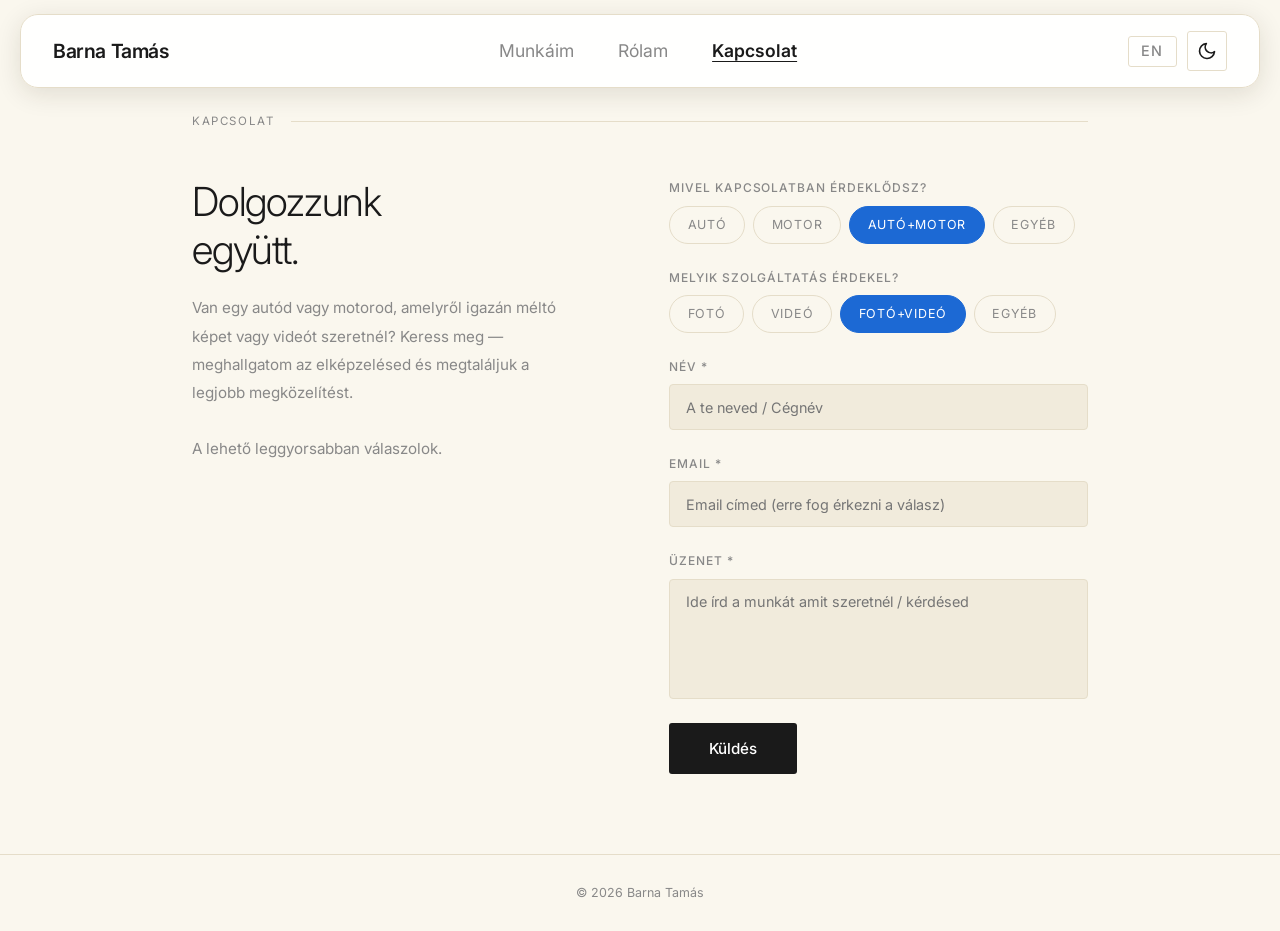
<file: kapcsolat.html>
<!DOCTYPE html>
<html lang="hu">
<head>
  <meta charset="UTF-8" />
  <meta name="viewport" content="width=device-width, initial-scale=1.0" />
  <title>Kapcsolat — Barna Tamás</title>
  <link href="https://fonts.googleapis.com/css2?family=Inter:wght@300;400;500;600&display=swap" rel="stylesheet" />
  <link rel="stylesheet" href="style.css" />
  <script>if(localStorage.getItem('theme')==='dark')document.documentElement.classList.add('dark');</script>
  <style>
    .contact-wrap {
      display: grid;
      grid-template-columns: 1fr 1.1fr;
      gap: 6rem;
      align-items: start;
    }

    .contact-intro h2 {
      font-size: 2.5rem;
      font-weight: 300;
      letter-spacing: -0.03em;
      line-height: 1.2;
      margin-bottom: 1.25rem;
    }

    .contact-intro p {
      color: var(--muted);
      font-size: 0.95rem;
      line-height: 1.85;
      margin-bottom: 2.5rem;
    }

    .contact-socials {
      display: flex;
      flex-direction: column;
      gap: 0;
    }

    .social-link {
      display: flex;
      align-items: center;
      justify-content: space-between;
      text-decoration: none;
      color: var(--text);
      font-size: 0.9rem;
      font-weight: 500;
      padding: 1rem 0;
      border-bottom: 1px solid var(--border);
      transition: opacity 0.2s;
    }

    .social-link:first-child { border-top: 1px solid var(--border); }
    .social-link:hover { opacity: 0.45; }
    .social-link span { color: var(--muted); font-size: 0.8rem; font-weight: 400; }

    /* ── FORM ── */
    .contact-form {
      display: flex;
      flex-direction: column;
      gap: 1.5rem;
    }

    .form-group {
      display: flex;
      flex-direction: column;
      gap: 0.5rem;
    }

    .form-group label {
      font-size: 0.75rem;
      letter-spacing: 0.08em;
      text-transform: uppercase;
      color: var(--muted);
      font-weight: 500;
    }

    .form-group input,
    .form-group textarea {
      font-family: 'Inter', sans-serif;
      font-size: 0.9rem;
      padding: 0.85rem 1rem;
      border: 1px solid var(--border);
      border-radius: 4px;
      background: var(--surface);
      color: var(--text);
      transition: border-color 0.2s;
      outline: none;
      resize: none;
    }

    .form-group input:focus,
    .form-group textarea:focus {
      border-color: var(--text);
    }

    .form-group textarea { min-height: 120px; }

    /* ── KATEGÓRIA CHIPEK ── */
    .chip-label {
      font-size: 0.75rem;
      letter-spacing: 0.08em;
      text-transform: uppercase;
      color: var(--muted);
      font-weight: 500;
      margin-bottom: 0.5rem;
      display: block;
    }

    .chips {
      display: flex;
      gap: 0.5rem;
      flex-wrap: wrap;
    }

    .chips input[type="radio"] { display: none; }

    .chips label {
      font-family: 'Inter', sans-serif;
      font-size: 0.78rem;
      letter-spacing: 0.06em;
      text-transform: uppercase;
      padding: 0.5rem 1.1rem;
      border: 1px solid var(--border);
      border-radius: 100px;
      color: var(--muted);
      cursor: pointer;
      transition: all 0.2s;
      user-select: none;
    }

    .chips input[type="radio"]:checked + label {
      background: var(--accent);
      color: #ffffff;
      border-color: var(--accent);
    }

    .chips label:hover { color: var(--accent); border-color: var(--accent); }

    /* ── SUBMIT ── */
    .btn-submit {
      display: inline-block;
      padding: 1rem 2.5rem;
      background: var(--text);
      color: #ffffff;
      font-family: 'Inter', sans-serif;
      font-size: 0.95rem;
      font-weight: 500;
      border: none;
      border-radius: 3px;
      cursor: pointer;
      transition: opacity 0.2s;
      align-self: flex-start;
    }

    .btn-submit:hover { opacity: 0.75; }

    /* success message */
    .form-success {
      display: none;
      padding: 1rem 1.25rem;
      background: #f0faf0;
      border: 1px solid #c3e6cb;
      border-radius: 4px;
      font-size: 0.9rem;
      color: #2d6a4f;
    }

    @media (max-width: 768px) {
      .contact-wrap { grid-template-columns: 1fr; gap: 3rem; }
      .contact-intro h2 { font-size: 1.75rem; }
    }
  </style>
</head>
<body>

  <nav>
    <a href="index.html" class="logo">Barna Tamás</a>
    <ul>
      <li><a href="munkak.html" data-i18n="nav-munkak">Munkáim</a></li>
      <li><a href="rolam.html" data-i18n="nav-rolam">Rólam</a></li>
      <li><a href="kapcsolat.html" class="active" data-i18n="nav-kapcsolat">Kapcsolat</a></li>
    </ul>
    <div class="nav-controls">
      <button class="lang-btn" id="langToggle">EN</button>
      <button class="theme-btn" id="themeToggle" aria-label="Téma váltás"></button>
      <button class="hamburger-btn" id="hamburgerToggle" aria-label="Menü">
        <svg width="20" height="20" viewBox="0 0 24 24" fill="none" stroke="currentColor" stroke-width="2" stroke-linecap="round"><line x1="3" y1="6" x2="21" y2="6"/><line x1="3" y1="12" x2="21" y2="12"/><line x1="3" y1="18" x2="21" y2="18"/></svg>
      </button>
    </div>
  </nav>

  <div class="page-content">
    <p class="section-label" data-i18n="kapcsolat-label">Kapcsolat</p>

    <div class="contact-wrap">

      <!-- BAL: intro -->
      <div class="contact-intro">
        <h2 data-i18n="kapcsolat-title">Dolgozzunk<br>együtt.</h2>
        <p data-i18n="kapcsolat-intro">Van egy autód vagy motorod, amelyről igazán méltó képet vagy videót szeretnél? Keress meg — meghallgatom az elképzelésed és megtaláljuk a legjobb megközelítést.<br><br>A lehető leggyorsabban válaszolok.</p>
      </div>

      <!-- JOBB: form -->
      <div>
        <form class="contact-form" name="contact" method="POST" data-netlify="true" id="contactForm">
          <input type="hidden" name="form-name" value="contact" />

          <!-- 1. sor: Jármű -->
          <div>
            <span class="chip-label" data-i18n="chip-label">Mivel kapcsolatban érdeklődsz?</span>
            <div class="chips">
              <input type="radio" name="jarmu" id="k-auto" value="Autó">
              <label for="k-auto" data-i18n="chip-auto">Autó</label>

              <input type="radio" name="jarmu" id="k-motor" value="Motor">
              <label for="k-motor" data-i18n="chip-motor">Motor</label>

              <input type="radio" name="jarmu" id="k-auto-motor" value="Autó+Motor" checked>
              <label for="k-auto-motor" data-i18n="chip-auto-motor">Autó+Motor</label>

              <input type="radio" name="jarmu" id="k-egyeb" value="Egyéb">
              <label for="k-egyeb" data-i18n="chip-egyeb">Egyéb</label>
            </div>
          </div>

          <!-- 2. sor: Szolgáltatás -->
          <div>
            <span class="chip-label" data-i18n="chip-label-szolg">Melyik szolgáltatás érdekel?</span>
            <div class="chips">
              <input type="radio" name="szolgaltatas" id="k-foto" value="Fotó">
              <label for="k-foto" data-i18n="chip-foto">Fotó</label>

              <input type="radio" name="szolgaltatas" id="k-video" value="Videó">
              <label for="k-video" data-i18n="chip-video">Videó</label>

              <input type="radio" name="szolgaltatas" id="k-foto-video" value="Fotó+Videó" checked>
              <label for="k-foto-video" data-i18n="chip-foto-video">Fotó+Videó</label>

              <input type="radio" name="szolgaltatas" id="k-szolg-egyeb" value="Egyéb">
              <label for="k-szolg-egyeb" data-i18n="chip-szolg-egyeb">Egyéb</label>
            </div>
          </div>

          <div class="form-group">
            <label for="nev" data-i18n="label-nev">Név *</label>
            <input type="text" id="nev" name="nev" placeholder="A te neved / Cégnév" data-i18n-placeholder="placeholder-nev" required />
          </div>

          <div class="form-group">
            <label for="email" data-i18n="label-email">Email *</label>
            <input type="email" id="email" name="email" placeholder="Email címed (erre fog érkezni a válasz)" data-i18n-placeholder="placeholder-email" required />
          </div>

          <div class="form-group">
            <label for="uzenet" data-i18n="label-uzenet">Üzenet *</label>
            <textarea id="uzenet" name="uzenet" placeholder="Ide írd a munkát amit szeretnél / kérdésed" data-i18n-placeholder="placeholder-uzenet" required></textarea>
          </div>

          <div class="form-success" id="formSuccess" data-i18n="form-success">
            Köszönöm az üzeneted — hamarosan jelentkezem!
          </div>

          <button type="submit" class="btn-submit" data-i18n="btn-kuldes">Küldés</button>
        </form>
      </div>

    </div>
  </div>

  <footer>© 2026 Barna Tamás</footer>

  <script src="main.js"></script>
  <script>
    // AJAX-alapú form submit — nem navigál el, success message in-page
    document.getElementById('contactForm').addEventListener('submit', async function(e) {
      e.preventDefault();
      const form = this;
      const success = document.getElementById('formSuccess');
      const isLocal = location.protocol === 'file:' || location.hostname === 'localhost' || location.hostname === '127.0.0.1';

      if (isLocal) {
        // Helyi teszt: csak kiírjuk hogy sikerült
        success.style.display = 'block';
        form.reset();
        return;
      }

      // Netlify: POST-olunk AJAX-szal, majd success message
      const formData = new FormData(form);
      try {
        const response = await fetch('/', {
          method: 'POST',
          headers: { 'Content-Type': 'application/x-www-form-urlencoded' },
          body: new URLSearchParams(formData).toString(),
        });
        const bodyText = await response.text();
        console.log('Netlify form response:', response.status, bodyText.slice(0, 500));
        if (response.ok) {
          success.style.display = 'block';
          form.reset();
        } else {
          alert('Nem sikerült elküldeni (HTTP ' + response.status + '). Írj közvetlenül: tomi.barna1@gmail.com');
        }
      } catch (err) {
        console.error('Form submit error:', err);
        alert('Hálózati hiba: ' + err.message + '. Írj közvetlenül: tomi.barna1@gmail.com');
      }
    });
  </script>
</body>
</html>
</file>
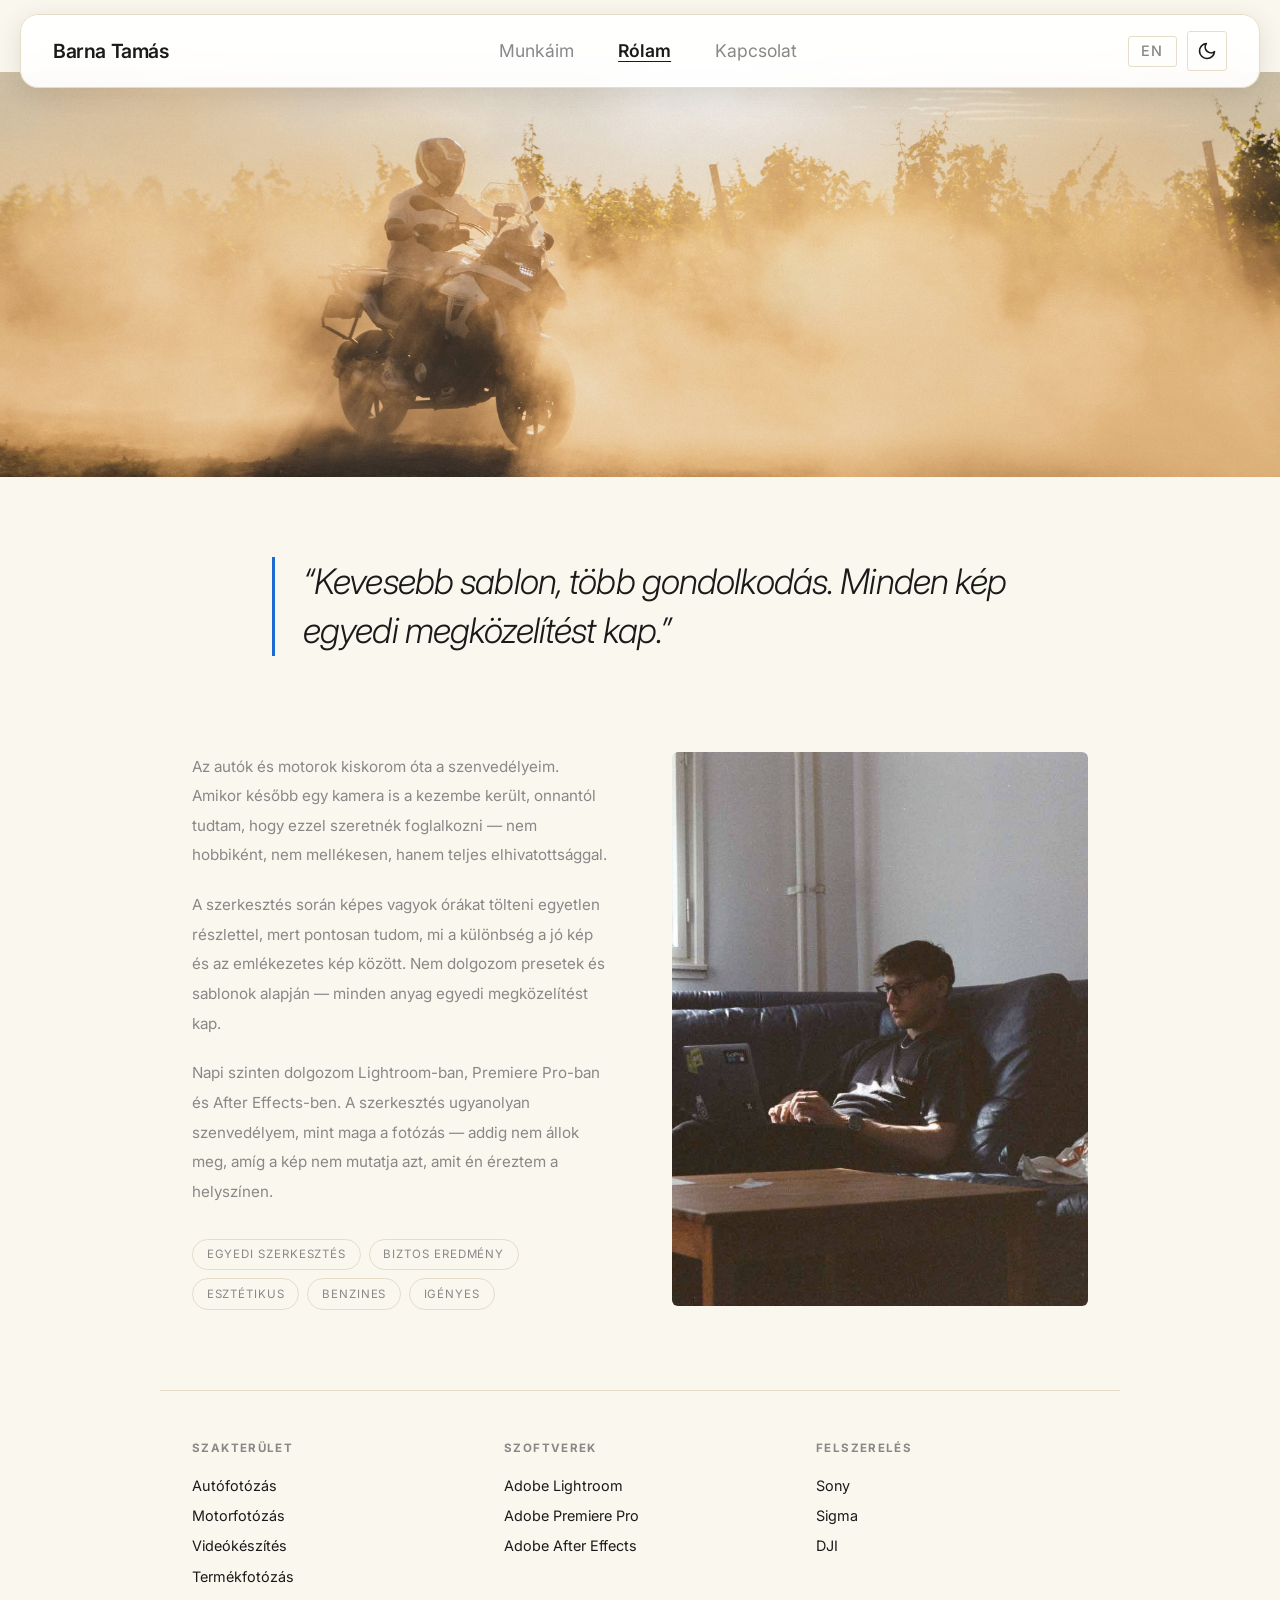
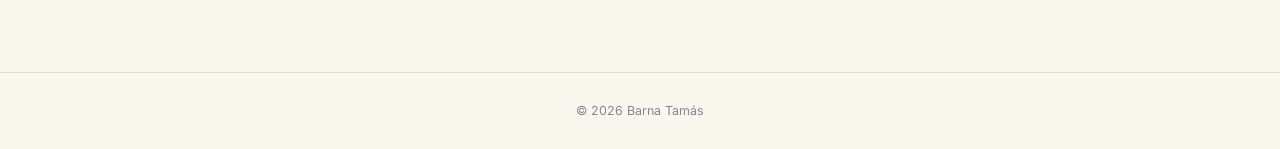
<file: rolam.html>
<!DOCTYPE html>
<html lang="hu">
<head>
  <meta charset="UTF-8" />
  <meta name="viewport" content="width=device-width, initial-scale=1.0" />
  <title>Rólam — Barna Tamás</title>
  <link href="https://fonts.googleapis.com/css2?family=Inter:wght@300;400;500;600&display=swap" rel="stylesheet" />
  <link rel="stylesheet" href="style.css" />
  <script>if(localStorage.getItem('theme')==='dark')document.documentElement.classList.add('dark');</script>
  <style>
    /* ── MOTO HERO ── */
    .moto-hero {
      margin-top: 72px;
      width: 100%;
      height: 45vh;
      overflow: hidden;
      position: relative;
    }

    .moto-hero img {
      width: 100%;
      height: 100%;
      object-fit: cover;
      object-position: center 50%;
      display: block;
      filter: brightness(0.95);
    }

    .moto-hero-text {
      position: absolute;
      bottom: 2.5rem;
      left: 3rem;
      color: rgba(255,255,255,0.5);
      font-size: 0.72rem;
      letter-spacing: 0.14em;
      text-transform: uppercase;
    }

    /* ── QUOTE ── */
    .about-quote {
      max-width: 800px;
      margin: 0 auto;
      padding: 5rem 2rem 3rem;
    }

    .about-quote blockquote {
      font-size: clamp(1.4rem, 3vw, 2.2rem);
      font-weight: 300;
      font-style: italic;
      letter-spacing: -0.025em;
      line-height: 1.4;
      color: var(--text);
      border-left: 3px solid var(--accent);
      padding-left: 1.75rem;
    }

    /* ── MAIN GRID ── */
    .about-main {
      max-width: 960px;
      margin: 0 auto;
      padding: 3rem 2rem 5rem;
      display: grid;
      grid-template-columns: 1fr 1fr;
      gap: 4rem;
      align-items: start;
    }

    .about-text p {
      color: var(--muted);
      font-size: 0.95rem;
      line-height: 1.95;
      margin-bottom: 1.25rem;
    }

    .about-text p:last-of-type { margin-bottom: 0; }

    .about-photo {
      border-radius: 6px;
      overflow: hidden;
      aspect-ratio: 3/4;
      position: sticky;
      top: 90px;
    }

    .about-photo img {
      width: 100%;
      height: 100%;
      object-fit: cover;
      display: block;
    }

    /* ── DIVIDER ── */
    .about-divider {
      height: 1px;
      background: var(--border);
      max-width: 960px;
      margin: 0 auto 3rem;
    }

    /* ── SPECS ── */
    .about-specs {
      max-width: 960px;
      margin: 0 auto;
      padding: 0 2rem 5rem;
      display: grid;
      grid-template-columns: repeat(3, 1fr);
      gap: 2.5rem;
    }

    .spec-block h3 {
      font-size: 0.72rem;
      letter-spacing: 0.12em;
      text-transform: uppercase;
      color: var(--muted);
      margin-bottom: 0.85rem;
    }

    .spec-block ul {
      list-style: none;
      font-size: 0.9rem;
      line-height: 2.1;
    }

    .tags {
      display: flex;
      flex-wrap: wrap;
      gap: 0.5rem;
      margin-top: 2rem;
    }

    .tag {
      font-size: 0.72rem;
      letter-spacing: 0.08em;
      text-transform: uppercase;
      padding: 0.35rem 0.85rem;
      border: 1px solid var(--border);
      border-radius: 100px;
      color: var(--muted);
    }

    @media (max-width: 640px) {
      .about-main { grid-template-columns: 1fr; }
      .about-photo { position: static; aspect-ratio: 4/3; }
      .about-specs { grid-template-columns: 1fr 1fr; }
      .moto-hero { height: 45vw; }
    }
  </style>
</head>
<body>

  <nav>
    <a href="index.html" class="logo">Barna Tamás</a>
    <ul>
      <li><a href="munkak.html" data-i18n="nav-munkak">Munkáim</a></li>
      <li><a href="rolam.html" class="active" data-i18n="nav-rolam">Rólam</a></li>
      <li><a href="kapcsolat.html" data-i18n="nav-kapcsolat">Kapcsolat</a></li>
    </ul>
    <div class="nav-controls">
      <button class="lang-btn" id="langToggle">EN</button>
      <button class="theme-btn" id="themeToggle" aria-label="Téma váltás"></button>
      <button class="hamburger-btn" id="hamburgerToggle" aria-label="Menü">
        <svg width="20" height="20" viewBox="0 0 24 24" fill="none" stroke="currentColor" stroke-width="2" stroke-linecap="round"><line x1="3" y1="6" x2="21" y2="6"/><line x1="3" y1="12" x2="21" y2="12"/><line x1="3" y1="18" x2="21" y2="18"/></svg>
      </button>
    </div>
  </nav>

  <!-- MOTO HERO -->
  <div class="moto-hero">
    <img src="images/moto-dust.jpg" alt="Motorozás" />
    <span class="moto-hero-text" data-i18n="moto-caption">Budapest, éjjel</span>
  </div>

  <!-- QUOTE -->
  <div class="about-quote">
    <blockquote>
      <span data-i18n="rolam-quote">&ldquo;Kevesebb sablon, több gondolkodás. Minden kép egyedi megközelítést kap.&rdquo;</span>
    </blockquote>
  </div>

  <!-- MAIN GRID: szöveg + laptop fotó -->
  <div class="about-main">
    <div class="about-text">
      <p data-i18n="about-p1">Az autók és motorok kiskorom óta a szenvedélyeim. Amikor később egy kamera is a kezembe került, onnantól tudtam, hogy ezzel szeretnék foglalkozni — nem hobbiként, nem mellékesen, hanem teljes elhivatottsággal.</p>
      <p data-i18n="about-p2">A szerkesztés során képes vagyok órákat tölteni egyetlen részlettel, mert pontosan tudom, mi a különbség a jó kép és az emlékezetes kép között. Nem dolgozom presetek és sablonok alapján — minden anyag egyedi megközelítést kap.</p>
      <p data-i18n="about-p3">Napi szinten dolgozom Lightroom-ban, Premiere Pro-ban és After Effects-ben. A szerkesztés ugyanolyan szenvedélyem, mint maga a fotózás — addig nem állok meg, amíg a kép nem mutatja azt, amit én éreztem a helyszínen.</p>

      <div class="tags">
        <span class="tag" data-i18n="tag-egyedi">Egyedi szerkesztés</span>
        <span class="tag" data-i18n="tag-biztos">Biztos eredmény</span>
        <span class="tag" data-i18n="tag-esztetikus">Esztétikus</span>
        <span class="tag" data-i18n="tag-benzines">Benzines</span>
        <span class="tag" data-i18n="tag-igenyes">Igényes</span>
      </div>
    </div>

    <div class="about-photo">
      <img src="images/editing-laptop-right.jpg" alt="Szerkesztés közben" />
    </div>
  </div>

  <div class="about-divider"></div>

  <!-- SPECS -->
  <div class="about-specs">
    <div class="spec-block">
      <h3 data-i18n="spec-szak-title">Szakterület</h3>
      <ul>
        <li data-i18n="spec-szak-1">Autófotózás</li>
        <li data-i18n="spec-szak-2">Motorfotózás</li>
        <li data-i18n="spec-szak-3">Videókészítés</li>
        <li data-i18n="spec-szak-5">Termékfotózás</li>
      </ul>
    </div>
    <div class="spec-block">
      <h3 data-i18n="spec-sw-title">Szoftverek</h3>
      <ul>
        <li>Adobe Lightroom</li>
        <li>Adobe Premiere Pro</li>
        <li>Adobe After Effects</li>
      </ul>
    </div>
    <div class="spec-block">
      <h3 data-i18n="spec-gear-title">Felszerelés</h3>
      <ul>
        <li>Sony</li>
        <li>Sigma</li>
        <li>DJI</li>
      </ul>
    </div>
  </div>

  <footer>© 2026 Barna Tamás</footer>

  <script src="main.js"></script>
</body>
</html>
</file>
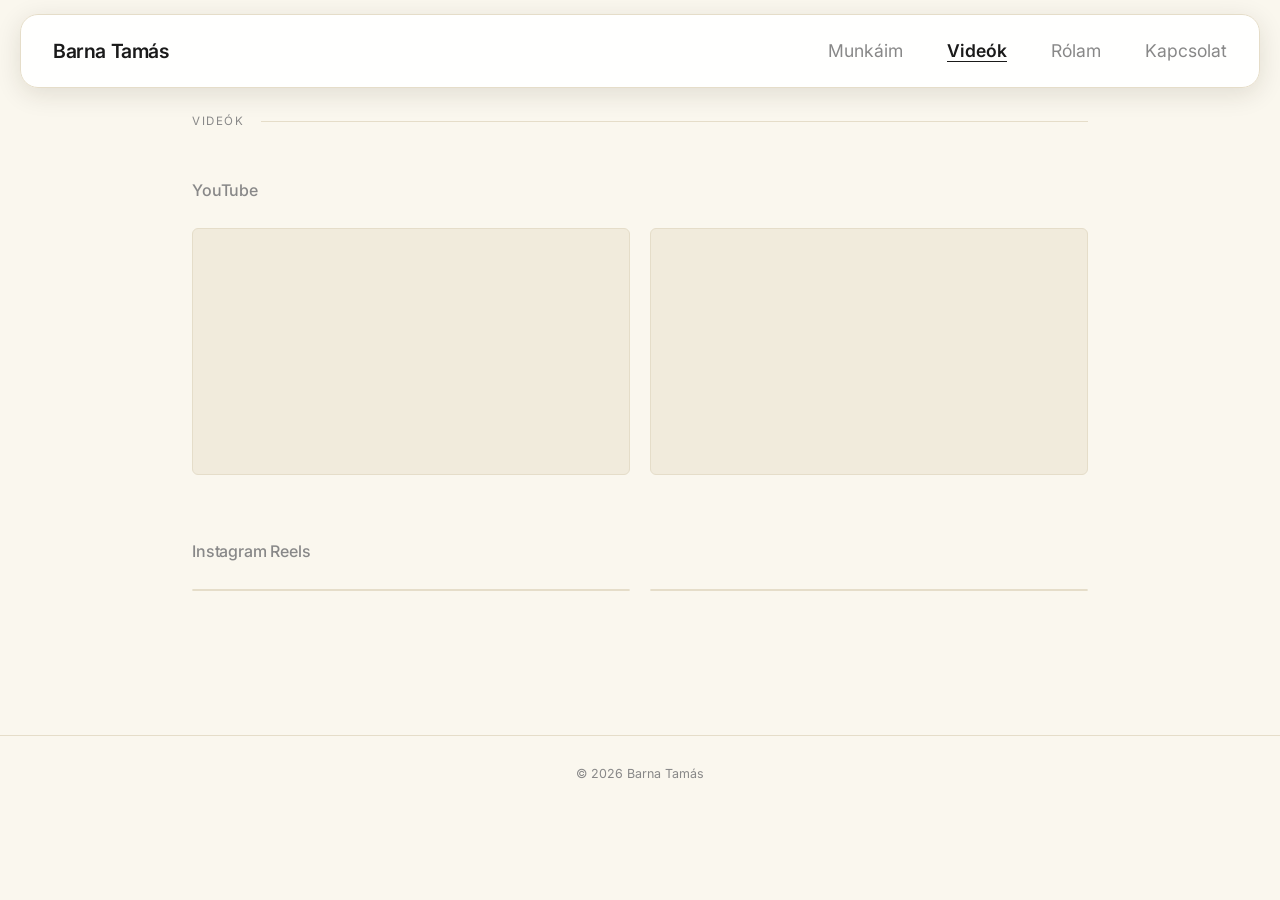
<file: videok.html>
<!DOCTYPE html>
<html lang="hu">
<head>
  <meta charset="UTF-8" />
  <meta name="viewport" content="width=device-width, initial-scale=1.0" />
  <title>Videók — Barna Tamás</title>
  <link href="https://fonts.googleapis.com/css2?family=Inter:wght@300;400;500;600&display=swap" rel="stylesheet" />
  <link rel="stylesheet" href="style.css" />
  <style>
    .video-section { margin-bottom: 4rem; }

    .video-section h2 {
      font-size: 1rem;
      font-weight: 500;
      letter-spacing: -0.01em;
      margin-bottom: 1.5rem;
      color: var(--muted);
    }

    .videos-grid {
      display: grid;
      grid-template-columns: 1fr 1fr;
      gap: 1.25rem;
    }

    .video-item {
      background: var(--surface);
      border: 1px solid var(--border);
      border-radius: 6px;
      overflow: hidden;
    }

    .video-item iframe {
      width: 100%;
      aspect-ratio: 16/9;
      display: block;
      border: none;
    }

    .reels-grid {
      display: grid;
      grid-template-columns: 1fr 1fr;
      gap: 1.25rem;
    }

    .reel-item {
      background: var(--surface);
      border: 1px solid var(--border);
      border-radius: 6px;
      overflow: hidden;
      display: flex;
      justify-content: center;
    }

    .reel-item blockquote {
      margin: 0 !important;
      min-width: unset !important;
      width: 100% !important;
    }

    @media (max-width: 640px) {
      .videos-grid, .reels-grid { grid-template-columns: 1fr; }
    }
  </style>
</head>
<body>

  <nav>
    <a href="index.html" class="logo">Barna Tamás</a>
    <ul>
      <li><a href="munkak.html">Munkáim</a></li>
      <li><a href="videok.html" class="active">Videók</a></li>
      <li><a href="rolam.html">Rólam</a></li>
      <li><a href="kapcsolat.html">Kapcsolat</a></li>
    </ul>
  </nav>

  <div class="page-content">
    <p class="section-label">Videók</p>

    <div class="video-section">
      <h2>YouTube</h2>
      <div class="videos-grid">
        <div class="video-item">
          <iframe
            src="https://www.youtube.com/embed/Y9mnfuYkugU"
            allow="accelerometer; autoplay; clipboard-write; encrypted-media; gyroscope; picture-in-picture"
            allowfullscreen>
          </iframe>
        </div>
        <div class="video-item">
          <iframe
            src="https://www.youtube.com/embed/1fqHpEugQ-A"
            allow="accelerometer; autoplay; clipboard-write; encrypted-media; gyroscope; picture-in-picture"
            allowfullscreen>
          </iframe>
        </div>
      </div>
    </div>

    <div class="video-section">
      <h2>Instagram Reels</h2>
      <div class="reels-grid">
        <div class="reel-item">
          <blockquote
            class="instagram-media"
            data-instgrm-permalink="https://www.instagram.com/reel/DWRi5gGCDBy/"
            data-instgrm-version="14"
            style="width:100%; min-width:unset;">
          </blockquote>
        </div>
        <div class="reel-item">
          <blockquote
            class="instagram-media"
            data-instgrm-permalink="https://www.instagram.com/reel/DT3FlzoiAi-/"
            data-instgrm-version="14"
            style="width:100%; min-width:unset;">
          </blockquote>
        </div>
      </div>
    </div>
  </div>

  <footer>© 2026 Barna Tamás</footer>

  <script async src="//www.instagram.com/embed.js"></script>
</body>
</html>
</file>
<file: style.css>
*, *::before, *::after { box-sizing: border-box; margin: 0; padding: 0; }

:root {
  --bg: #faf7ee;           /* finom krém */
  --surface: #f1ebdc;      /* kicsit melegebb a kontrasztos elemekre */
  --text: #1a1a1a;
  --muted: #888;
  --border: #e5ddc9;
  --accent: #1c69d4;
  --accent-light: #4d94ff;
  --accent-glow: rgba(28, 105, 212, 0.22);
  --nav-bg: rgba(255, 255, 255, 0.92);
  --nav-shadow: 0 6px 26px rgba(40, 30, 10, 0.12);
}

html.dark {
  --bg: #16161a;           /* sötétszürke, nem fekete */
  --surface: #1f1f26;
  --text: #f0f0ee;
  --muted: #777780;
  --border: #2e2e35;
  --accent: #1c69d4;
  --accent-light: #4d94ff;
  --accent-glow: rgba(28, 105, 212, 0.28);
  --nav-bg: rgba(31, 31, 38, 0.86);
  --nav-shadow: 0 6px 28px rgba(0, 0, 0, 0.45);
}

html { scroll-behavior: smooth; }

body {
  font-family: 'Inter', sans-serif;
  background: var(--bg);
  color: var(--text);
  line-height: 1.6;
}

/* ── NAV (floating island) ── */
nav {
  position: fixed;
  top: 0.9rem;
  left: 1.25rem;
  right: 1.25rem;
  z-index: 100;
  height: 74px;
  display: flex;
  align-items: center;
  justify-content: space-between;
  padding: 0 2rem;
  background: var(--nav-bg);
  backdrop-filter: blur(16px);
  -webkit-backdrop-filter: blur(16px);
  border: 1px solid var(--border);
  border-radius: 18px;
  box-shadow: var(--nav-shadow);
}

html.dark nav {
  border: 1px solid rgba(255, 255, 255, 0.06);
}

@media (max-width: 640px) {
  nav { top: 0.6rem; left: 0.75rem; right: 0.75rem; padding: 0 1.25rem; height: 64px; }
}

html.dark .btn-submit {
  color: var(--bg);
}

/* ── NAV CONTROLS ── */
.nav-controls {
  display: flex;
  align-items: center;
  gap: 0.6rem;
}

.lang-btn, .theme-btn {
  background: none;
  border: 1px solid var(--border);
  color: var(--text);
  cursor: pointer;
  font-family: 'Inter', sans-serif;
  border-radius: 3px;
  transition: color 0.2s, border-color 0.2s;
  line-height: 1;
}

.lang-btn {
  font-size: 0.9rem;
  font-weight: 500;
  letter-spacing: 0.08em;
  padding: 0.45rem 0.8rem;
}

.theme-btn {
  display: flex;
  align-items: center;
  justify-content: center;
  width: 40px;
  height: 40px;
  padding: 0;
}

.lang-btn { color: var(--muted); }
.lang-btn:hover, .theme-btn:hover { color: var(--text); border-color: var(--text); }

/* ── HERO FADE (with dark mode) ── */
.hero-fade {
  position: absolute;
  inset: 0;
  z-index: 1;
  background: linear-gradient(to right, #faf7ee 0%, #faf7ee 28%, rgba(250,247,238,0) 62%);
}

html.dark .hero-fade {
  background: linear-gradient(to right, #16161a 0%, #16161a 28%, rgba(22,22,26,0) 62%);
}

nav .logo {
  font-weight: 600;
  font-size: 1.22rem;
  letter-spacing: -0.02em;
  text-decoration: none;
  color: var(--text);
}

nav ul {
  list-style: none;
  display: flex;
  gap: 2.75rem;
}

nav a {
  text-decoration: none;
  color: var(--muted);
  font-size: 1.1rem;
  transition: color 0.2s;
}

nav a:hover { color: var(--text); }

nav a.active {
  color: var(--text);
  font-weight: 600;
  text-decoration: underline;
  text-underline-offset: 4px;
}

/* ── SECTION COMMONS ── */
.page-content {
  max-width: 960px;
  margin: 0 auto;
  padding: 7rem 2rem 5rem;
}

.section-label {
  font-size: 0.72rem;
  letter-spacing: 0.14em;
  text-transform: uppercase;
  color: var(--muted);
  margin-bottom: 3rem;
  display: flex;
  align-items: center;
  gap: 1rem;
}

.section-label::after {
  content: '';
  flex: 1;
  height: 1px;
  background: var(--border);
}

/* ── FOOTER ── */
footer {
  border-top: 1px solid var(--border);
  padding: 1.75rem 2.5rem;
  text-align: center;
  font-size: 0.78rem;
  color: var(--muted);
}

/* ── BUTTONS ── */
.btn-primary {
  display: inline-block;
  padding: 0.75rem 1.75rem;
  background: #ffffff;
  color: var(--text);
  text-decoration: none;
  font-size: 0.85rem;
  font-weight: 500;
  letter-spacing: 0.02em;
  border-radius: 3px;
  transition: opacity 0.2s;
}

.btn-primary:hover { opacity: 0.85; }

.btn-secondary {
  display: inline-block;
  padding: 0.75rem 1.75rem;
  border: 1px solid rgba(255,255,255,0.5);
  color: #ffffff;
  text-decoration: none;
  font-size: 0.85rem;
  font-weight: 400;
  letter-spacing: 0.02em;
  border-radius: 3px;
  transition: border-color 0.2s;
}

.btn-secondary:hover { border-color: #ffffff; }

/* ── TAGS ── */
.tags {
  display: flex;
  flex-wrap: wrap;
  gap: 0.5rem;
  margin-top: 2rem;
}

.tag {
  font-size: 0.72rem;
  letter-spacing: 0.08em;
  text-transform: uppercase;
  padding: 0.35rem 0.85rem;
  border: 1px solid var(--border);
  border-radius: 100px;
  color: var(--muted);
}

@media (max-width: 768px) {
  .hero-slide {
    object-fit: cover;
    object-position: center center;
  }
  .hero-fade {
    background: linear-gradient(to bottom, #faf7ee 0%, #faf7ee 55%, rgba(250,247,238,0) 82%);
  }
  html.dark .hero-fade {
    background: linear-gradient(to bottom, #16161a 0%, #16161a 55%, rgba(22,22,26,0) 82%);
  }
}

/* ── HAMBURGER (mobile only) ── */
.hamburger-btn {
  display: none;
  align-items: center;
  justify-content: center;
  background: none;
  border: 1px solid var(--border);
  color: var(--text);
  cursor: pointer;
  width: 40px;
  height: 40px;
  padding: 0;
  border-radius: 3px;
  transition: color 0.2s, border-color 0.2s;
}

.hamburger-btn:hover { color: var(--text); border-color: var(--text); }

@media (max-width: 640px) {
  nav { position: fixed; }
  nav ul {
    display: none;
    position: absolute;
    top: calc(100% + 0.6rem);
    left: 0;
    right: 0;
    flex-direction: column;
    gap: 0.25rem;
    background: var(--nav-bg);
    backdrop-filter: blur(16px);
    -webkit-backdrop-filter: blur(16px);
    border: 1px solid var(--border);
    border-radius: 14px;
    box-shadow: var(--nav-shadow);
    padding: 1rem 1.5rem;
  }
  nav.open ul { display: flex; }
  nav ul a { font-size: 1.05rem; padding: 0.5rem 0; }
  .hamburger-btn { display: flex; }
  .page-content { padding: 5rem 1.25rem 3rem; }
}
</file>
